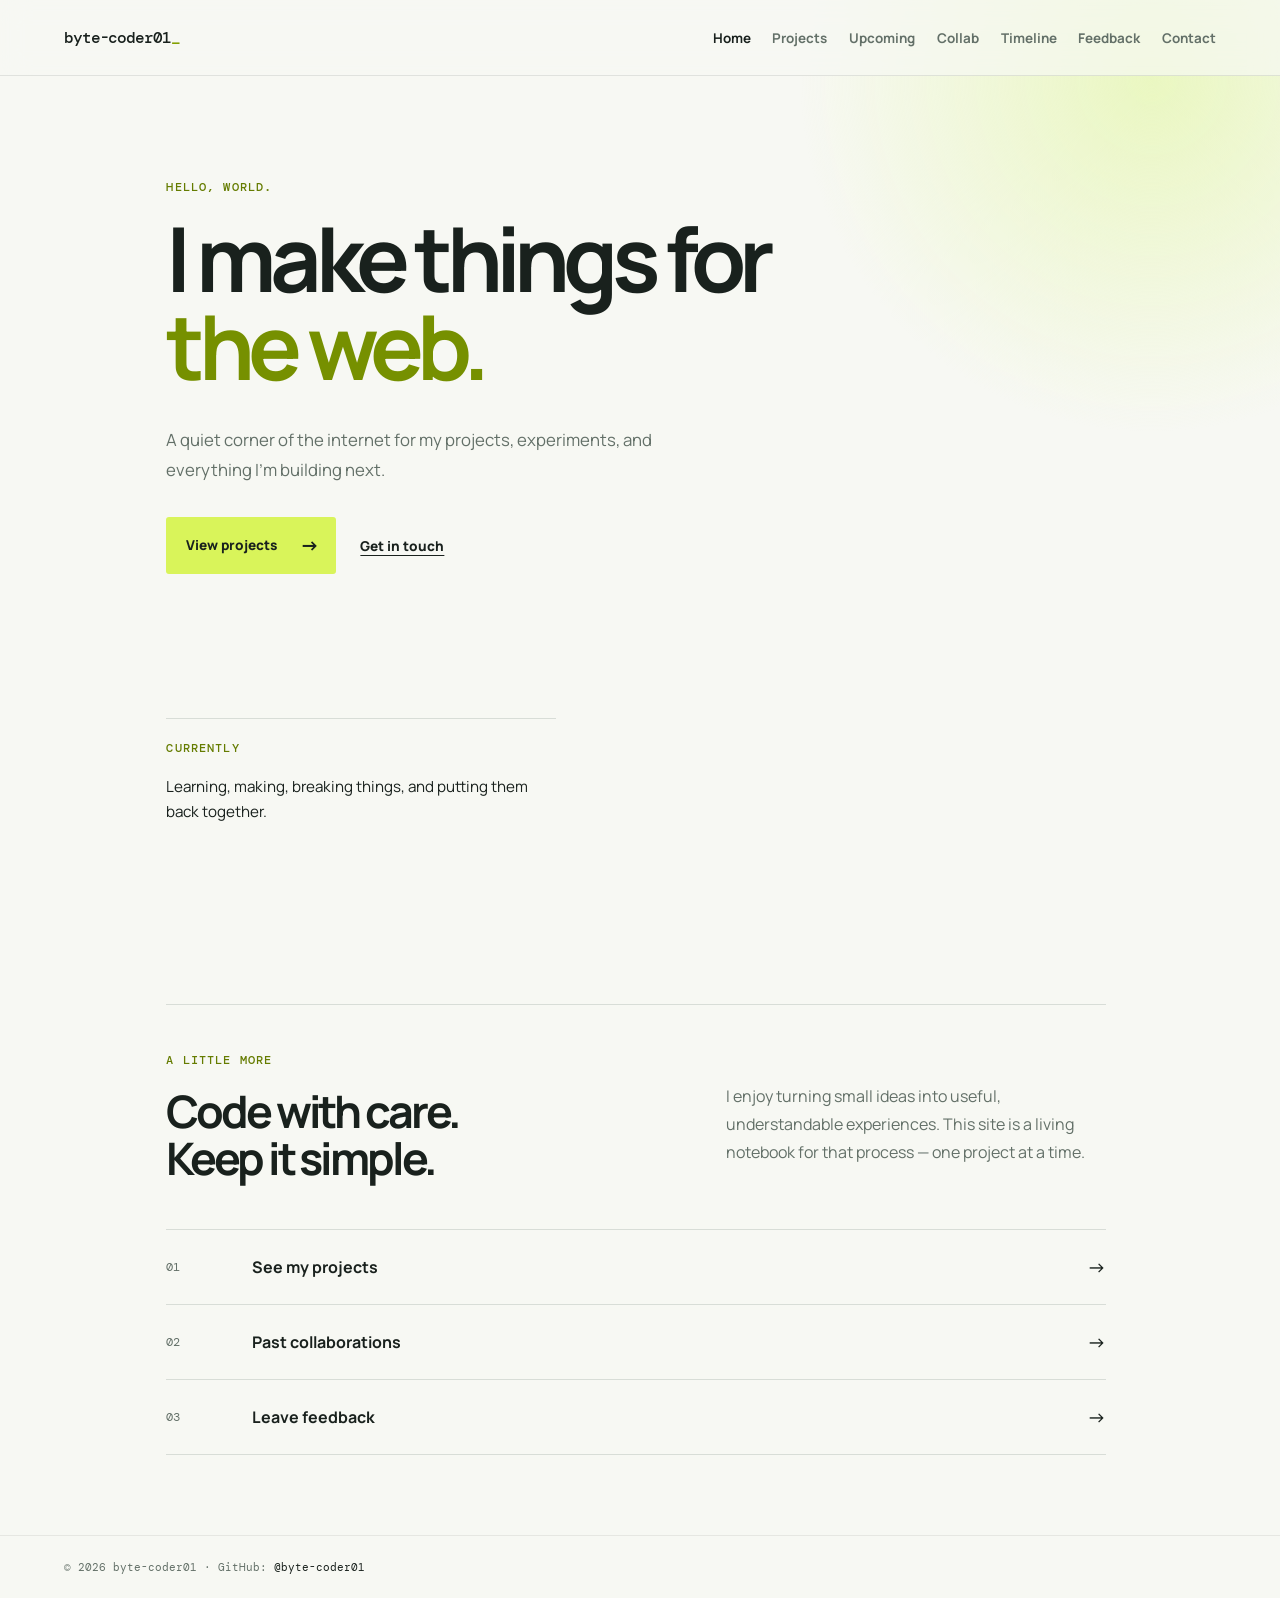
<file: index.html>
<!doctype html>
<html lang="en">
<head>
  <meta charset="UTF-8">
  <meta name="viewport" content="width=device-width, initial-scale=1.0">
  <title>byte-coder01</title>
  <link rel="icon" href="favicon.svg" type="image/svg+xml">
  <link rel="preconnect" href="https://fonts.googleapis.com">
  <link rel="preconnect" href="https://fonts.gstatic.com" crossorigin>
  <link href="https://fonts.googleapis.com/css2?family=DM+Mono:wght@400;500&family=Manrope:wght@400;500;600;700;800&display=swap" rel="stylesheet">
  <link rel="stylesheet" href="styles.css">
</head>
<body>
  <nav class="navbar">
    <a class="brand" href="index.html">byte-coder01<span>_</span></a>
    <button class="menu-toggle" type="button" aria-label="Open navigation" aria-expanded="false" aria-controls="site-navigation"><span></span><span></span><span></span></button>
    <div class="nav-links" id="site-navigation">
      <a class="active" href="index.html">Home</a>
      <a href="projects.html">Projects</a>
      <a href="upcoming.html">Upcoming</a>
      <a href="collab.html">Collab</a>
      <a href="timeline.html">Timeline</a>
      <a href="feedback.html">Feedback</a>
      <a href="contact.html">Contact</a>
    </div>
  </nav>

  <main class="home">
    <section class="hero">
      <p class="eyebrow">HELLO, WORLD.</p>
        <h1>I make things for<br><em>the web.</em></h1>
        <p class="intro">A quiet corner of the internet for my projects, experiments, and everything I’m building next.</p>
      <div class="hero-actions">
        <a class="button" href="projects.html">View projects <span>→</span></a>
        <a class="text-link" href="contact.html">Get in touch</a>
      </div>
    </section>

    <section class="now">
      <p class="eyebrow">CURRENTLY</p>
      <p>Learning, making, breaking things, and putting them back together.</p>
    </section>
    <section class="home-more">
      <div><p class="eyebrow">A LITTLE MORE</p><h2>Code with care.<br>Keep it simple.</h2></div>
      <p>I enjoy turning small ideas into useful, understandable experiences. This site is a living notebook for that process — one project at a time.</p>
    </section>
    <section class="home-links">
      <a href="projects.html"><span>01</span><strong>See my projects</strong><b>→</b></a>
      <a href="collab.html"><span>02</span><strong>Past collaborations</strong><b>→</b></a>
      <a href="feedback.html"><span>03</span><strong>Leave feedback</strong><b>→</b></a>
    </section>
  </main>
  <footer>© 2026 byte-coder01 <span>·</span> GitHub: <a href="https://github.com/byte-coder01" target="_blank" rel="noopener noreferrer">@byte-coder01</a></footer>
  <script src="menu.js"></script>
</body>
</html>
</file>
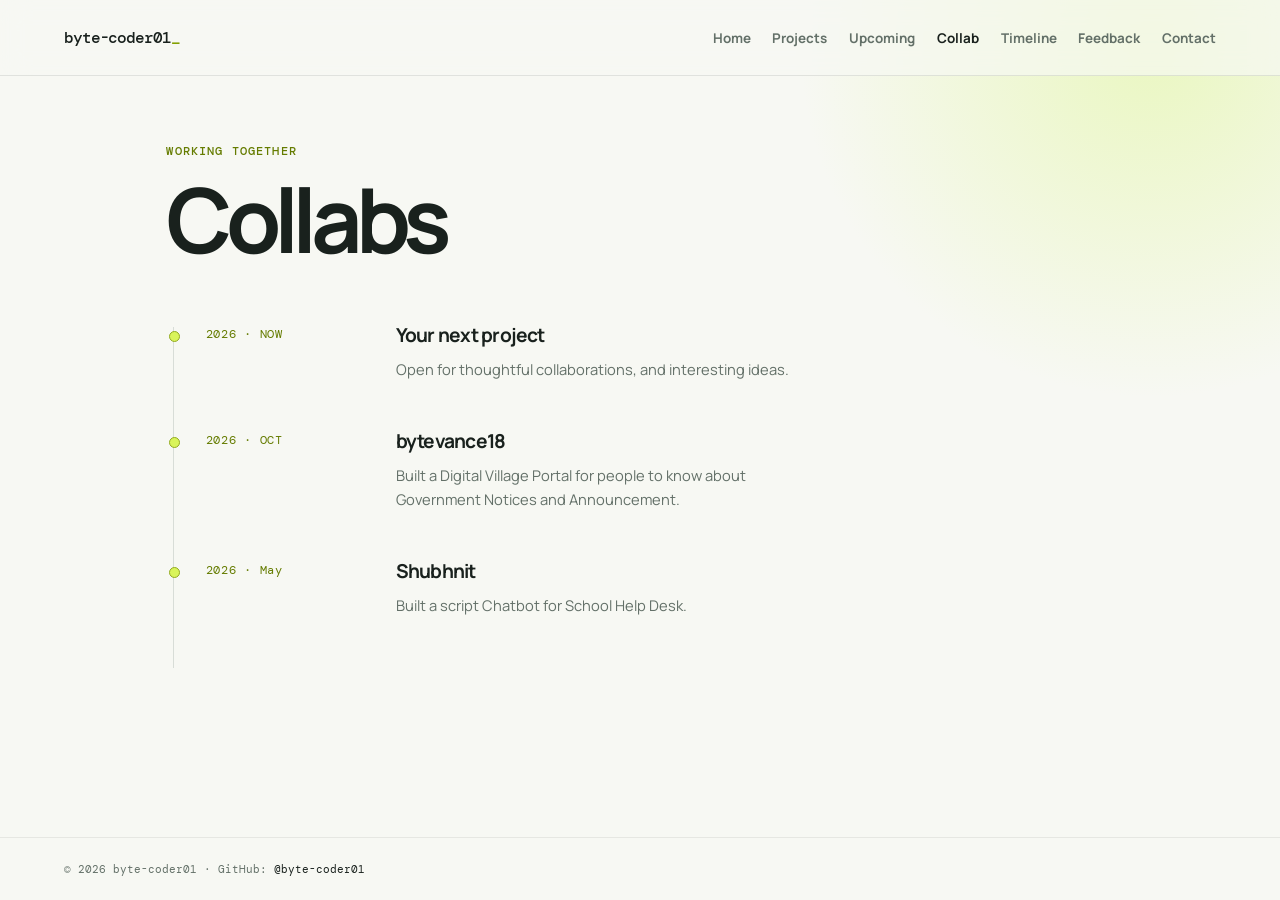
<file: collab.html>
<!doctype html>
<html lang="en">
<head>
  <meta charset="UTF-8"><meta name="viewport" content="width=device-width, initial-scale=1.0">
  <title>Collab — byte-coder01</title>
  <link rel="icon" href="favicon.svg" type="image/svg+xml">
  <link rel="preconnect" href="https://fonts.googleapis.com"><link rel="preconnect" href="https://fonts.gstatic.com" crossorigin><link href="https://fonts.googleapis.com/css2?family=DM+Mono:wght@400;500&family=Manrope:wght@400;500;600;700;800&display=swap" rel="stylesheet"><link rel="stylesheet" href="styles.css">
</head>
<body>
  <nav class="navbar"><a class="brand" href="index.html">byte-coder01<span>_</span></a><button class="menu-toggle" type="button" aria-label="Open navigation" aria-expanded="false" aria-controls="site-navigation"><span></span><span></span><span></span></button><div class="nav-links" id="site-navigation"><a href="index.html">Home</a><a href="projects.html">Projects</a><a href="upcoming.html">Upcoming</a><a class="active" href="collab.html">Collab</a><a href="timeline.html">Timeline</a><a href="feedback.html">Feedback</a><a href="contact.html">Contact</a></div></nav>
  <main class="page"><p class="eyebrow">WORKING TOGETHER</p><h1>Collabs</h1>
    <div class="timeline">
      <article><time>2026 · NOW</time><div><h2>Your next project</h2><p>Open for thoughtful collaborations, and interesting ideas.</p></div></article>
      <article><time>2026 · OCT</time><div><h2>bytevance18</h2><p>Built a Digital Village Portal for people to know about Government Notices and Announcement.</p></div></article>
      <article><time>2026 · May</time><div><h2>Shubhnit</h2><p>Built a script Chatbot for School Help Desk.</p></div></article>
    </div>
  </main><footer>© 2026 byte-coder01 <span>·</span> GitHub: <a href="https://github.com/byte-coder01" target="_blank" rel="noopener noreferrer">@byte-coder01</a></footer><script src="menu.js"></script>
</body>
</html>
</file>
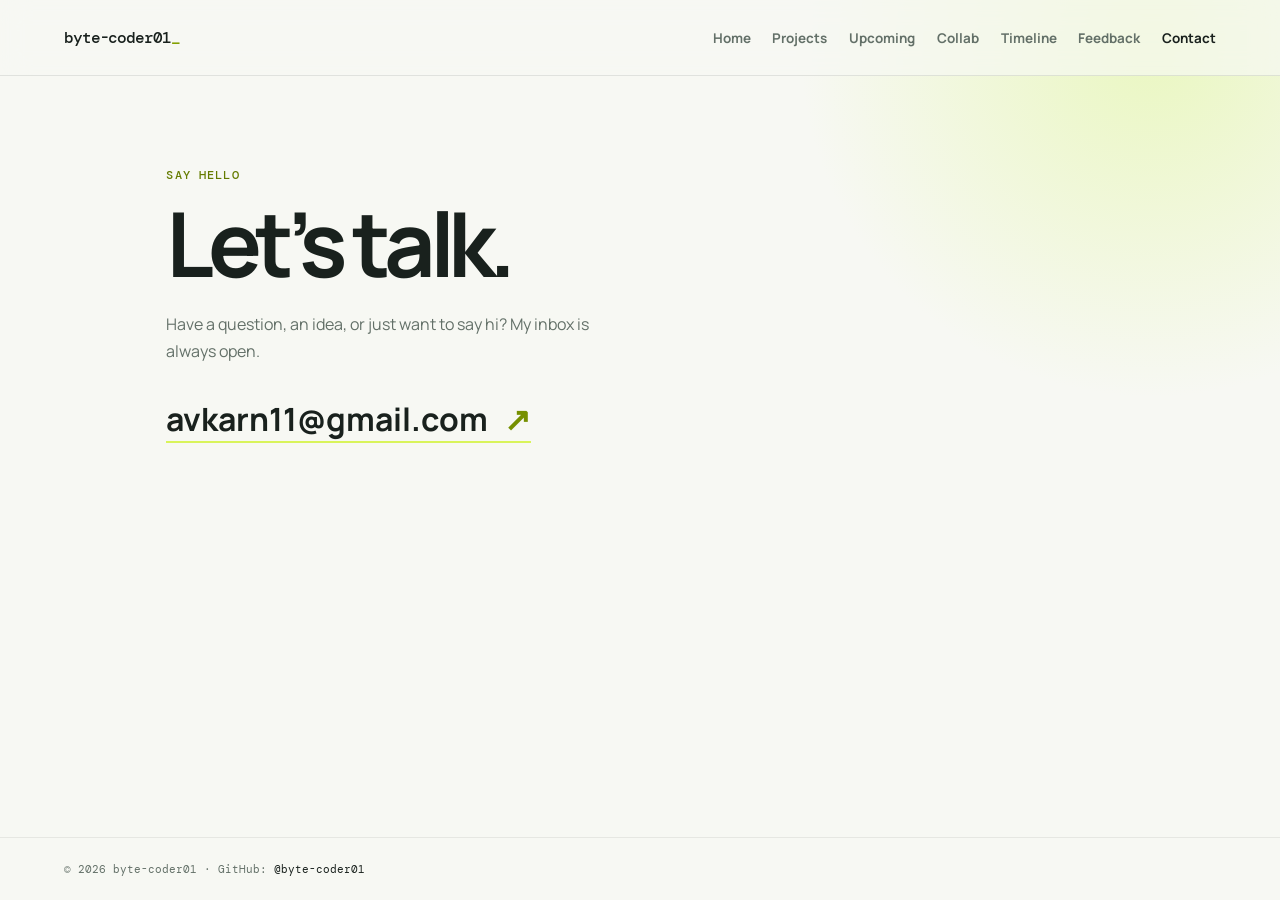
<file: contact.html>
<!doctype html>
<html lang="en">
<head>
  <meta charset="UTF-8"><meta name="viewport" content="width=device-width, initial-scale=1.0">
  <title>Contact — byte-coder01</title>
  <link rel="icon" href="favicon.svg" type="image/svg+xml">
  <link rel="preconnect" href="https://fonts.googleapis.com"><link rel="preconnect" href="https://fonts.gstatic.com" crossorigin>
  <link href="https://fonts.googleapis.com/css2?family=DM+Mono:wght@400;500&family=Manrope:wght@400;500;600;700;800&display=swap" rel="stylesheet">
  <link rel="stylesheet" href="styles.css">
</head>
<body>
  <nav class="navbar"><a class="brand" href="index.html">byte-coder01<span>_</span></a><button class="menu-toggle" type="button" aria-label="Open navigation" aria-expanded="false" aria-controls="site-navigation"><span></span><span></span><span></span></button><div class="nav-links" id="site-navigation"><a href="index.html">Home</a><a href="projects.html">Projects</a><a href="upcoming.html">Upcoming</a><a href="collab.html">Collab</a><a href="timeline.html">Timeline</a><a href="feedback.html">Feedback</a><a class="active" href="contact.html">Contact</a></div></nav>
  <main class="page contact-page">
    <p class="eyebrow">SAY HELLO</p><h1>Let’s talk.</h1><p class="contact-copy">Have a question, an idea, or just want to say hi? My inbox is always open.</p>
    <a class="email-link" href="mailto:avkarn11@gmail.com">avkarn11@gmail.com<span>↗</span></a>
  </main>
  <footer>© 2026 byte-coder01 <span>·</span> GitHub: <a href="https://github.com/byte-coder01" target="_blank" rel="noopener noreferrer">@byte-coder01</a></footer>
  <script src="menu.js"></script>
</body>
</html>
</file>
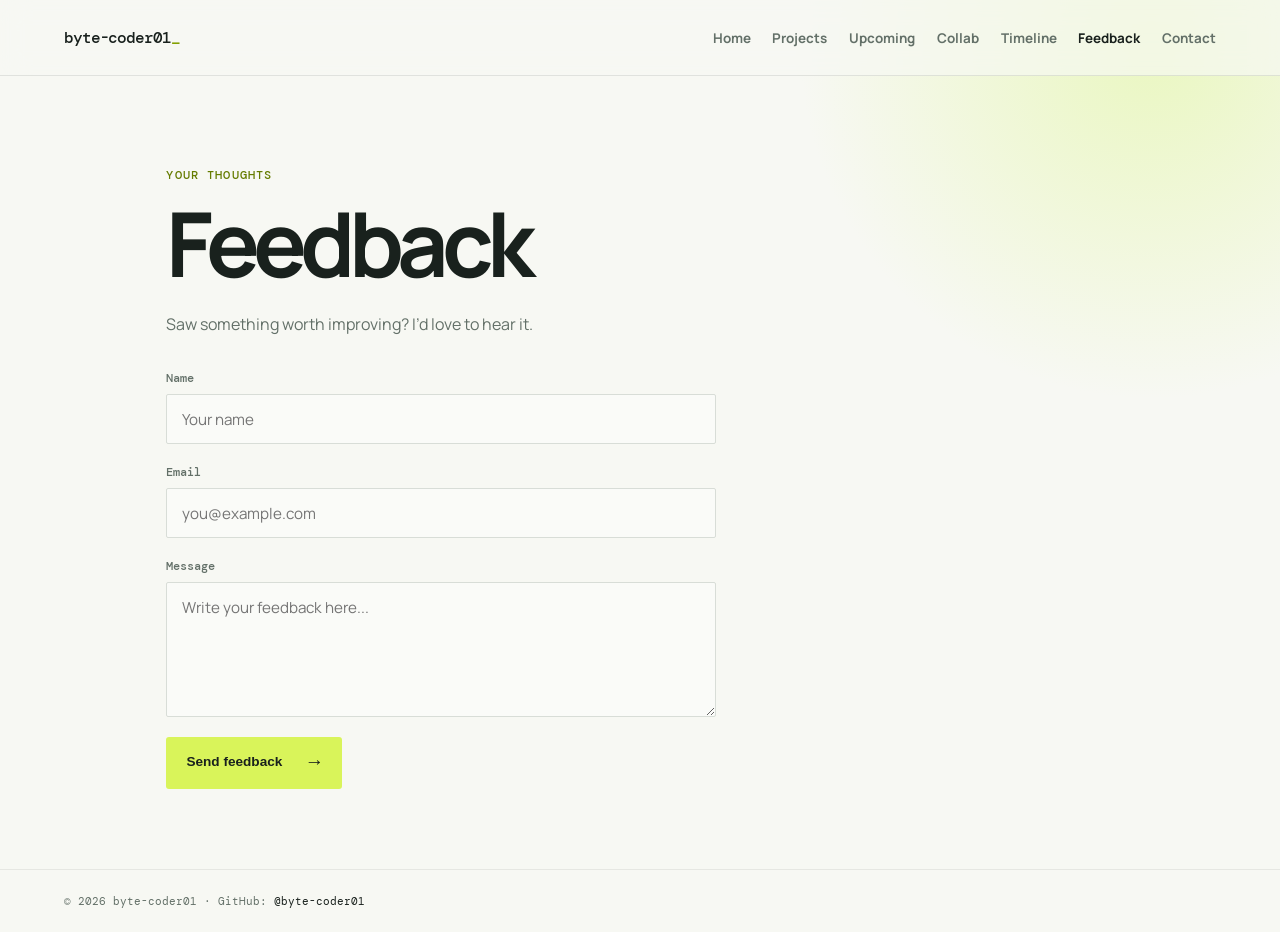
<file: feedback.html>
<!doctype html>
<html lang="en">
<head>
  <meta charset="UTF-8"><meta name="viewport" content="width=device-width, initial-scale=1.0">
  <title>Feedback — byte-coder01</title>
  <link rel="icon" href="favicon.svg" type="image/svg+xml">
  <link rel="preconnect" href="https://fonts.googleapis.com"><link rel="preconnect" href="https://fonts.gstatic.com" crossorigin><link href="https://fonts.googleapis.com/css2?family=DM+Mono:wght@400;500&family=Manrope:wght@400;500;600;700;800&display=swap" rel="stylesheet"><link rel="stylesheet" href="styles.css">
</head>
<body>
  <nav class="navbar"><a class="brand" href="index.html">byte-coder01<span>_</span></a><button class="menu-toggle" type="button" aria-label="Open navigation" aria-expanded="false" aria-controls="site-navigation"><span></span><span></span><span></span></button><div class="nav-links" id="site-navigation"><a href="index.html">Home</a><a href="projects.html">Projects</a><a href="upcoming.html">Upcoming</a><a href="collab.html">Collab</a><a href="timeline.html">Timeline</a><a class="active" href="feedback.html">Feedback</a><a href="contact.html">Contact</a></div></nav>
  <main class="page feedback-page"><p class="eyebrow">YOUR THOUGHTS</p><h1>Feedback</h1><p class="contact-copy">Saw something worth improving? I’d love to hear it.</p>
    <form action="https://formsubmit.co/46ee025a867d9c4805c18db1f1cd70fd" method="POST" class="feedback-form">
      <input type="hidden" name="_subject" value="New feedback for byte-coder01">
      <input type="hidden" name="_captcha" value="false">
      <input type="hidden" name="_next" value="thanks.html">
      <label>Name <input name="name" type="text" placeholder="Your name" required></label>
      <label>Email <input name="email" type="email" placeholder="you@example.com" required></label>
      <label>Message <textarea name="message" rows="5" placeholder="Write your feedback here..." required></textarea></label>
      <button class="button" type="submit">Send feedback <span>→</span></button>
    </form>
  </main><footer>© 2026 byte-coder01 <span>·</span> GitHub: <a href="https://github.com/byte-coder01" target="_blank" rel="noopener noreferrer">@byte-coder01</a></footer>
  <script src="menu.js"></script>
</body>
</html>
</file>
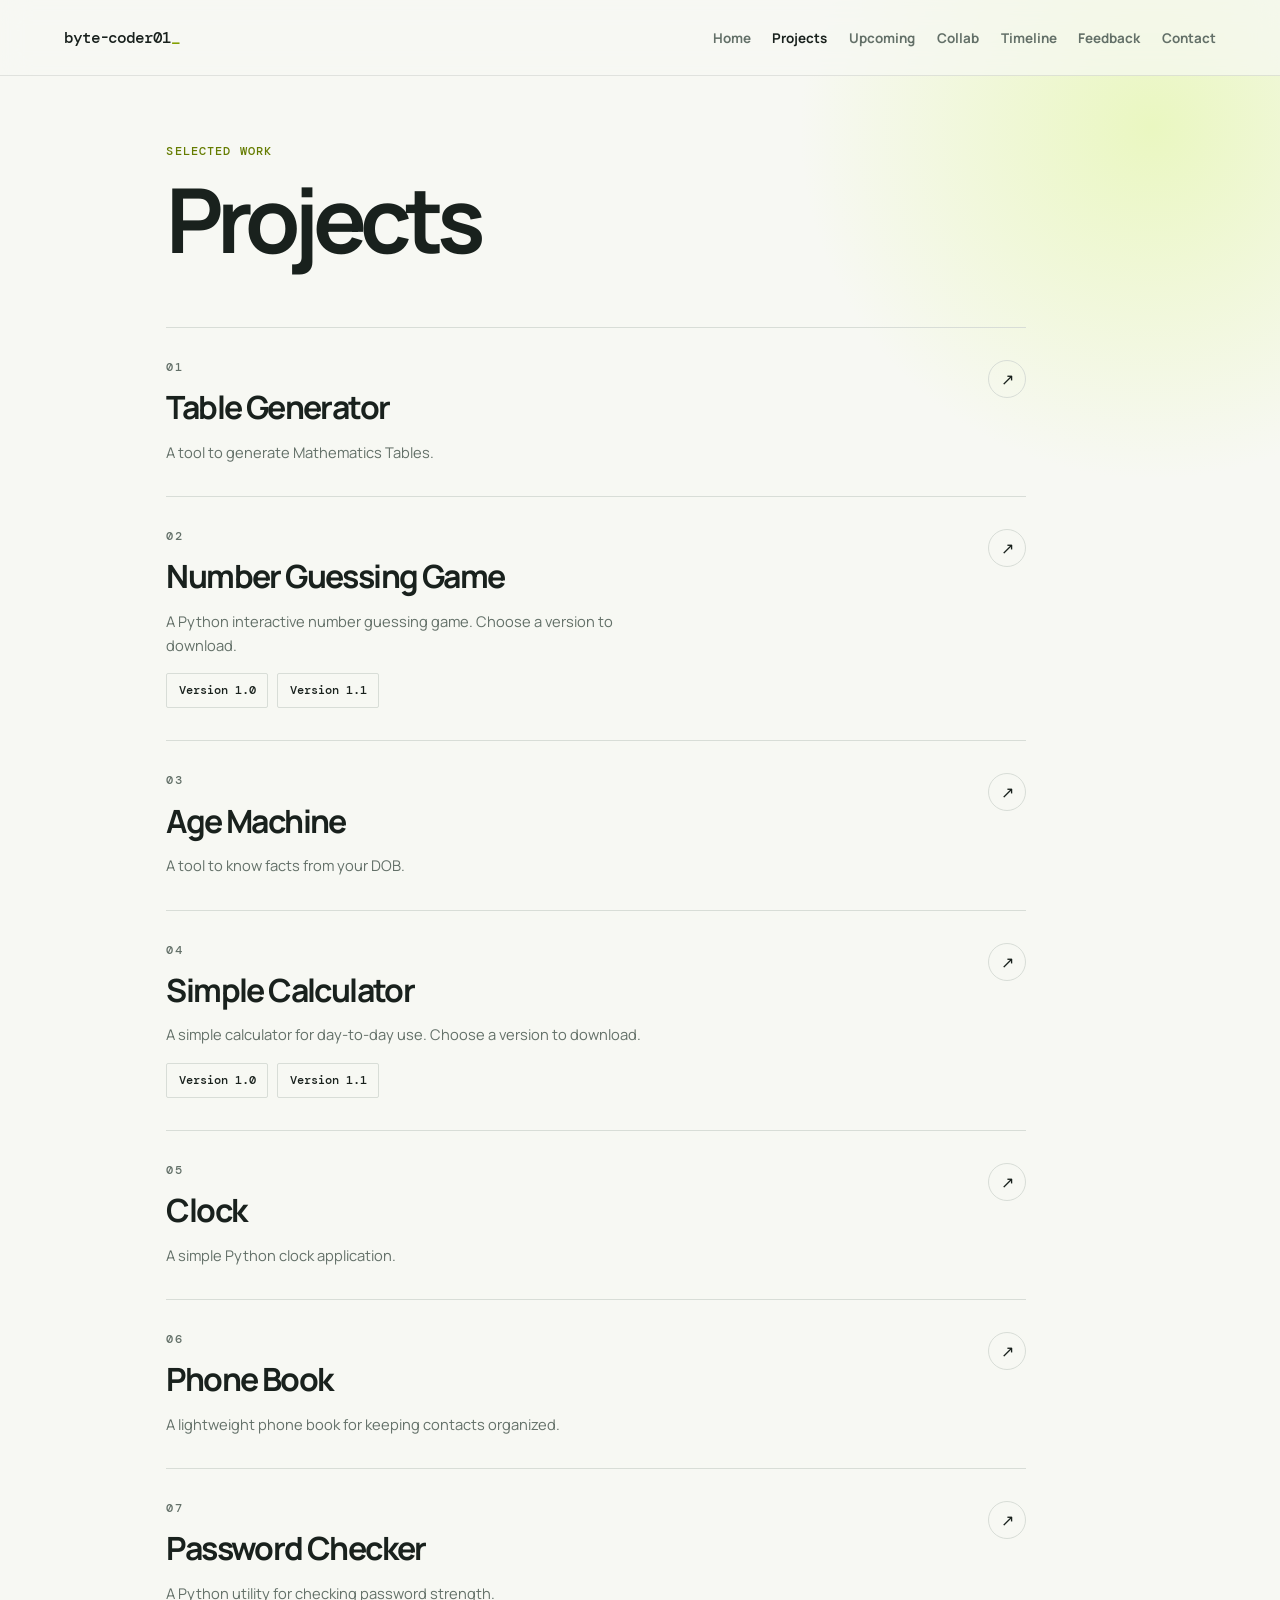
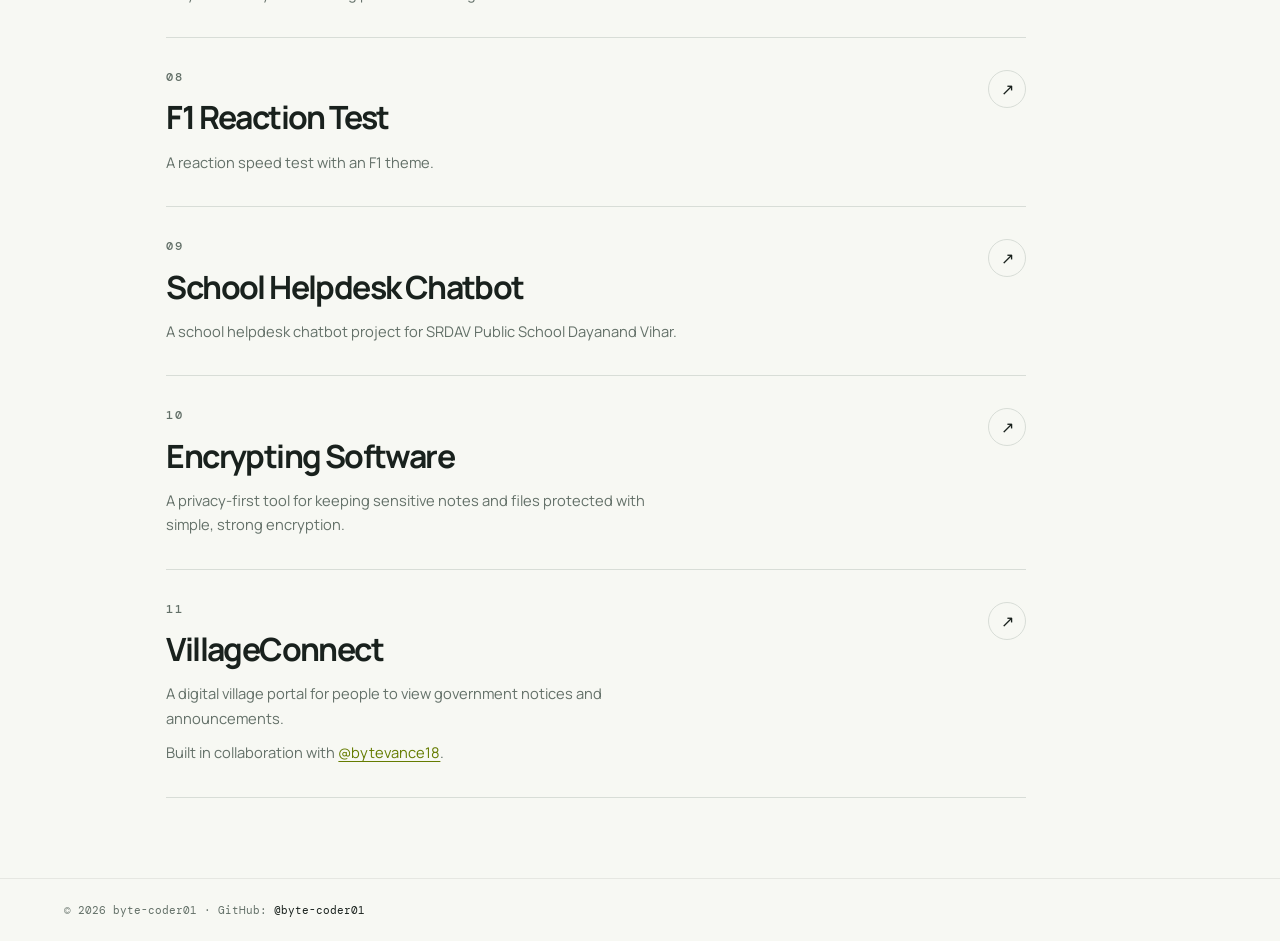
<file: projects.html>
<!doctype html>
<html lang="en">
<head>
  <meta charset="UTF-8"><meta name="viewport" content="width=device-width, initial-scale=1.0">
  <title>Projects — byte-coder01</title>
  <link rel="icon" href="favicon.svg" type="image/svg+xml">
  <link rel="preconnect" href="https://fonts.googleapis.com"><link rel="preconnect" href="https://fonts.gstatic.com" crossorigin>
  <link href="https://fonts.googleapis.com/css2?family=DM+Mono:wght@400;500&family=Manrope:wght@400;500;600;700;800&display=swap" rel="stylesheet">
  <link rel="stylesheet" href="styles.css">
</head>
<body>
  <nav class="navbar"><a class="brand" href="index.html">byte-coder01<span>_</span></a><button class="menu-toggle" type="button" aria-label="Open navigation" aria-expanded="false" aria-controls="site-navigation"><span></span><span></span><span></span></button><div class="nav-links" id="site-navigation"><a href="index.html">Home</a><a class="active" href="projects.html">Projects</a><a href="upcoming.html">Upcoming</a><a href="collab.html">Collab</a><a href="timeline.html">Timeline</a><a href="feedback.html">Feedback</a><a href="contact.html">Contact</a></div></nav>
  <main class="page">
    <p class="eyebrow">SELECTED WORK</p><h1>Projects</h1>
    <div class="project-list">
      <article class="project-card"><div><p class="project-number">01</p><h2>Table Generator</h2><p>A tool to generate Mathematics Tables.</p></div><a href="downloads/Table_generator.zip" download="Table_generator.zip" aria-label="Download Table Generator" title="Download Table Generator">↗</a></article>

      <article class="project-card"><div><p class="project-number">02</p><h2>Number Guessing Game</h2><p>A Python interactive number guessing game. Choose a version to download.</p><div class="version-links"><a href="downloads/Number%20Guessing%20Game%20v_1.0.zip" download="Number-Guessing-Game-v1.0.zip">Version 1.0</a><a href="downloads/Number%20Guessing%20Game%20v_1.1.zip" download="Number-Guessing-Game-v1.1.zip">Version 1.1</a></div></div><a href="downloads/Number%20Guessing%20Game%20v_1.1.zip" download="Number-Guessing-Game-v1.1.zip" aria-label="Download latest version of Number Guessing Game" title="Download latest version">↗</a></article>

      <article class="project-card"><div><p class="project-number">03</p><h2>Age Machine</h2><p>A tool to know facts from your DOB.</p></div><a href="downloads/Age Machine.zip" download="Age Machine.zip" aria-label="Download Age Machine.zip" title="Download Age Machine.zip">↗</a></article>

      <article class="project-card"><div><p class="project-number">04</p><h2>Simple Calculator</h2><p>A simple calculator for day-to-day use. Choose a version to download.</p><div class="version-links"><a href="downloads/Simple%20Calculator%20v_1.0.zip" download="Simple-Calculator-v1.0.zip">Version 1.0</a><a href="downloads/Simple%20Calculator%20v_1.1.zip" download="Simple-Calculator-v1.1.zip">Version 1.1</a></div></div><a href="downloads/Simple%20Calculator%20v_1.1.zip" download="Simple-Calculator-v1.1.zip" aria-label="Download latest version of Simple Calculator" title="Download latest version">↗</a></article>

      <article class="project-card"><div><p class="project-number">05</p><h2>Clock</h2><p>A simple Python clock application.</p></div><a href="downloads/Clock.zip" download="Clock.zip" aria-label="Download Clock">↗</a></article>

      <article class="project-card"><div><p class="project-number">06</p><h2>Phone Book</h2><p>A lightweight phone book for keeping contacts organized.</p></div><a href="downloads/Phone%20Book.zip" download="Phone-Book.zip" aria-label="Download Phone Book">↗</a></article>

      <article class="project-card"><div><p class="project-number">07</p><h2>Password Checker</h2><p>A Python utility for checking password strength.</p></div><a href="downloads/Password%20Checker.zip" download="Password-Checker.zip" aria-label="Download Password Checker">↗</a></article>

      <article class="project-card"><div><p class="project-number">08</p><h2>F1 Reaction Test</h2><p>A reaction speed test with an F1 theme.</p></div><a href="downloads/Reaction.zip" download="F1-Reaction-Test.zip" aria-label="Download F1 Reaction Test">↗</a></article>

      <article class="project-card"><div><p class="project-number">09</p><h2>School Helpdesk Chatbot</h2><p>A school helpdesk chatbot project for SRDAV Public School Dayanand Vihar.</p></div><a href="downloads/School%20Helpdesk%20Chatbot.zip" download="School-Helpdesk-Chatbot.zip" aria-label="Download School Helpdesk Chatbot files">↗</a></article>

      <article class="project-card"><div><p class="project-number">10</p><h2>Encrypting Software</h2><p>A privacy-first tool for keeping sensitive notes and files protected with simple, strong encryption.</p></div><a href="downloads/Encrypt_It.zip" download="Encrypt_It.zip" aria-label="Download Encrypt_It ZIP" title="Download Encrypt_It.zip">↗</a></article>
      
      <article class="project-card"><div><p class="project-number">11</p><h2>VillageConnect</h2><p>A digital village portal for people to view government notices and announcements.</p><p class="project-collab">Built in collaboration with <a class="collab-link" href="https://github.com/bytevance18" target="_blank" rel="noopener noreferrer">@bytevance18</a>.</p></div><a href="https://byte-coder01.github.io/VillageConnect/" target="_blank" rel="noopener noreferrer" aria-label="Visit VillageConnect" title="Visit VillageConnect">↗</a></article>
    </div>
  </main>
  <footer>© 2026 byte-coder01 <span>·</span> GitHub: <a href="https://github.com/byte-coder01" target="_blank" rel="noopener noreferrer">@byte-coder01</a></footer>
  <script src="menu.js"></script>
</body>
</html>
</file>
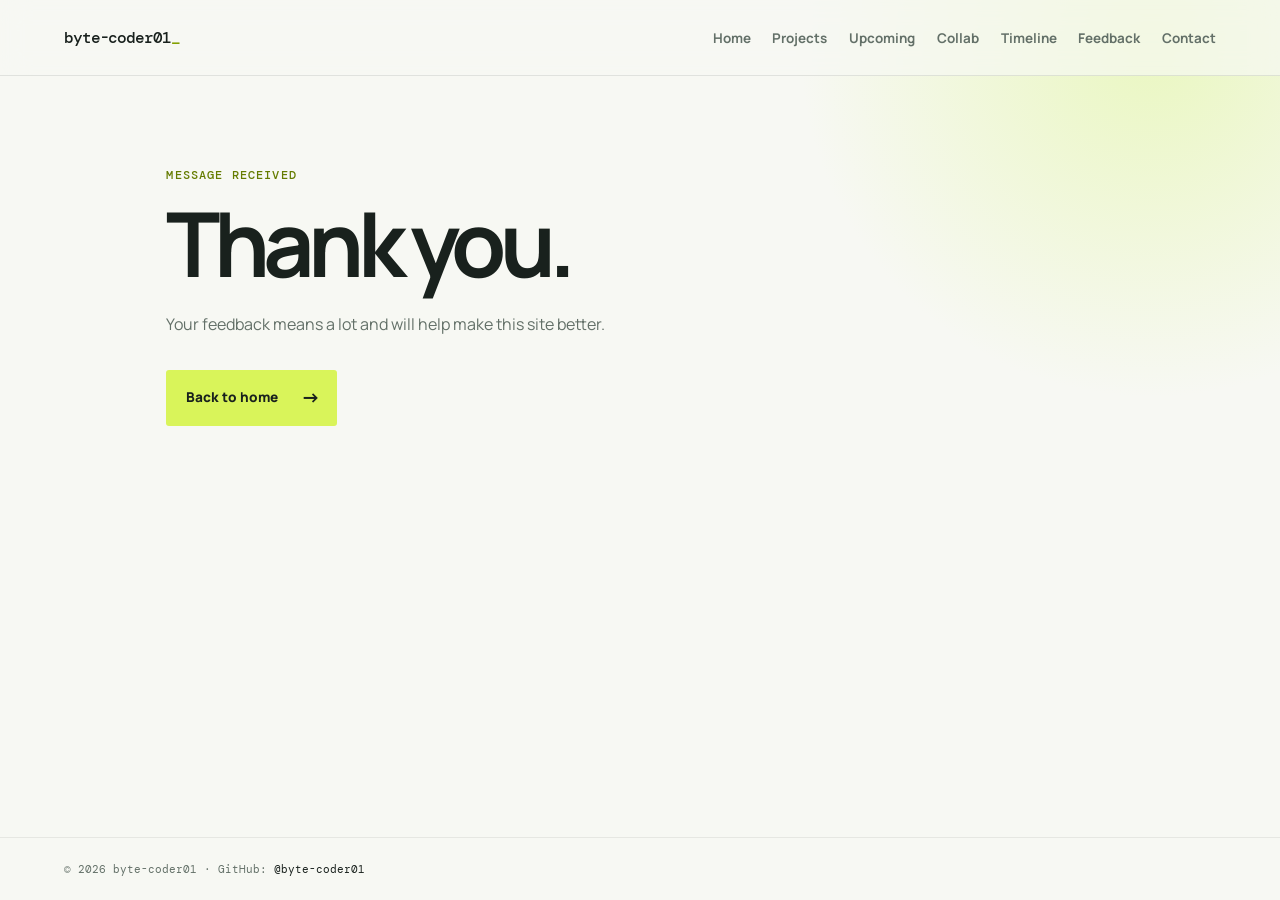
<file: thanks.html>
<!doctype html>
<html lang="en">
<head>
  <meta charset="UTF-8"><meta name="viewport" content="width=device-width, initial-scale=1.0">
  <title>Thank you — byte-coder01</title>
  <link rel="icon" href="favicon.svg" type="image/svg+xml">
  <link rel="preconnect" href="https://fonts.googleapis.com"><link rel="preconnect" href="https://fonts.gstatic.com" crossorigin>
  <link href="https://fonts.googleapis.com/css2?family=DM+Mono:wght@400;500&family=Manrope:wght@400;500;600;700;800&display=swap" rel="stylesheet"><link rel="stylesheet" href="styles.css">
</head>
<body>
  <nav class="navbar"><a class="brand" href="index.html">byte-coder01<span>_</span></a><button class="menu-toggle" type="button" aria-label="Open navigation" aria-expanded="false" aria-controls="site-navigation"><span></span><span></span><span></span></button><div class="nav-links" id="site-navigation"><a href="index.html">Home</a><a href="projects.html">Projects</a><a href="upcoming.html">Upcoming</a><a href="collab.html">Collab</a><a href="timeline.html">Timeline</a><a href="feedback.html">Feedback</a><a href="contact.html">Contact</a></div></nav>
  <main class="page contact-page"><p class="eyebrow">MESSAGE RECEIVED</p><h1>Thank you.</h1><p class="contact-copy">Your feedback means a lot and will help make this site better.</p><a class="button" href="index.html">Back to home <span>→</span></a></main>
  <footer>© 2026 byte-coder01 <span>·</span> GitHub: <a href="https://github.com/byte-coder01" target="_blank" rel="noopener noreferrer">@byte-coder01</a></footer><script src="menu.js"></script>
</body>
</html>
</file>
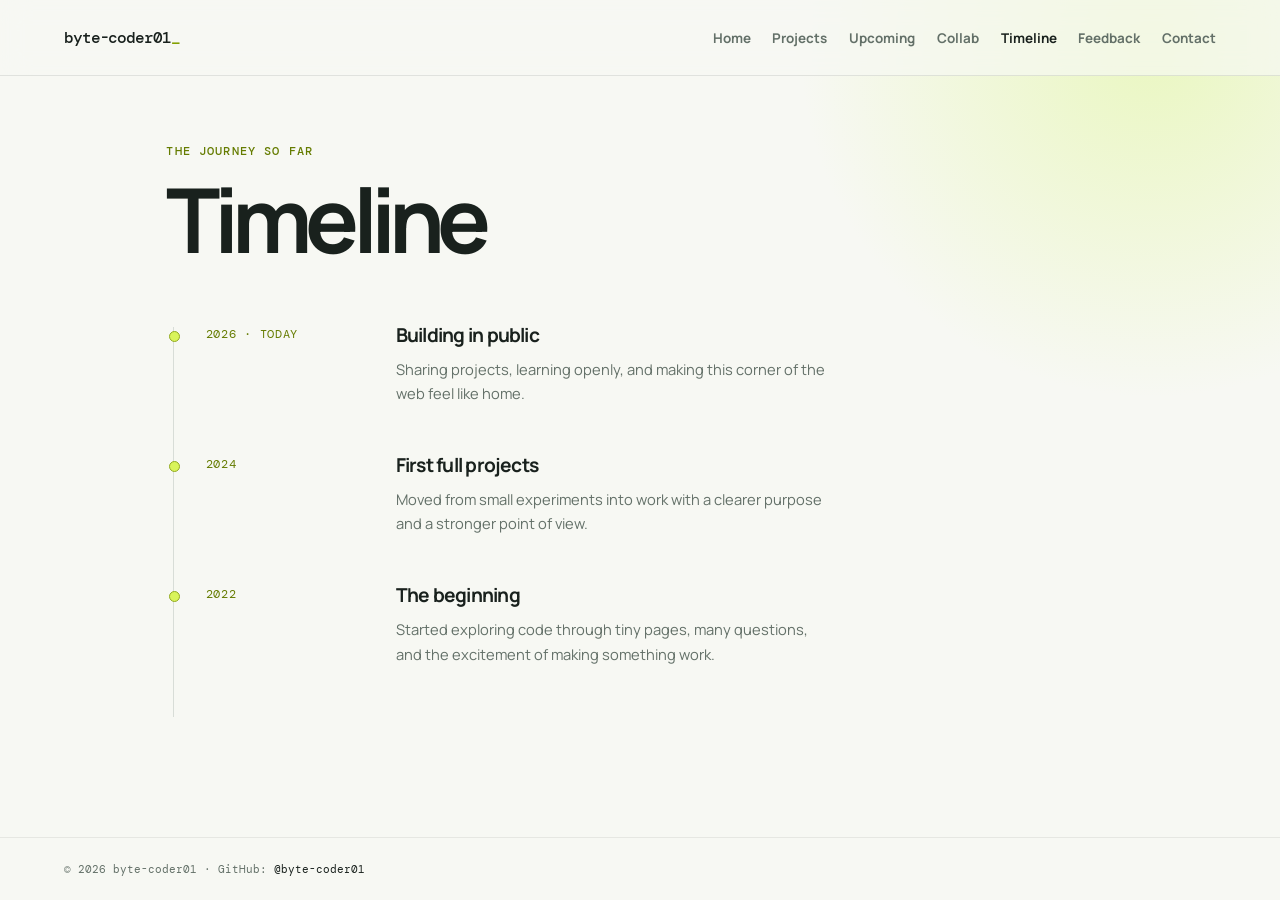
<file: timeline.html>
<!doctype html>
<html lang="en">
<head>
  <meta charset="UTF-8"><meta name="viewport" content="width=device-width, initial-scale=1.0">
  <title>Timeline — byte-coder01</title>
  <link rel="icon" href="favicon.svg" type="image/svg+xml">
  <link rel="preconnect" href="https://fonts.googleapis.com"><link rel="preconnect" href="https://fonts.gstatic.com" crossorigin><link href="https://fonts.googleapis.com/css2?family=DM+Mono:wght@400;500&family=Manrope:wght@400;500;600;700;800&display=swap" rel="stylesheet"><link rel="stylesheet" href="styles.css">
</head>
<body>
  <nav class="navbar"><a class="brand" href="index.html">byte-coder01<span>_</span></a><button class="menu-toggle" type="button" aria-label="Open navigation" aria-expanded="false" aria-controls="site-navigation"><span></span><span></span><span></span></button><div class="nav-links" id="site-navigation"><a href="index.html">Home</a><a href="projects.html">Projects</a><a href="upcoming.html">Upcoming</a><a href="collab.html">Collab</a><a class="active" href="timeline.html">Timeline</a><a href="feedback.html">Feedback</a><a href="contact.html">Contact</a></div></nav>
  <main class="page"><p class="eyebrow">THE JOURNEY SO FAR</p><h1>Timeline</h1>
    <div class="timeline"><article><time>2026 · TODAY</time><div><h2>Building in public</h2><p>Sharing projects, learning openly, and making this corner of the web feel like home.</p></div></article><article><time>2024</time><div><h2>First full projects</h2><p>Moved from small experiments into work with a clearer purpose and a stronger point of view.</p></div></article><article><time>2022</time><div><h2>The beginning</h2><p>Started exploring code through tiny pages, many questions, and the excitement of making something work.</p></div></article></div>
  </main><footer>© 2026 byte-coder01 <span>·</span> GitHub: <a href="https://github.com/byte-coder01" target="_blank" rel="noopener noreferrer">@byte-coder01</a></footer><script src="menu.js"></script>
</body>
</html>
</file>
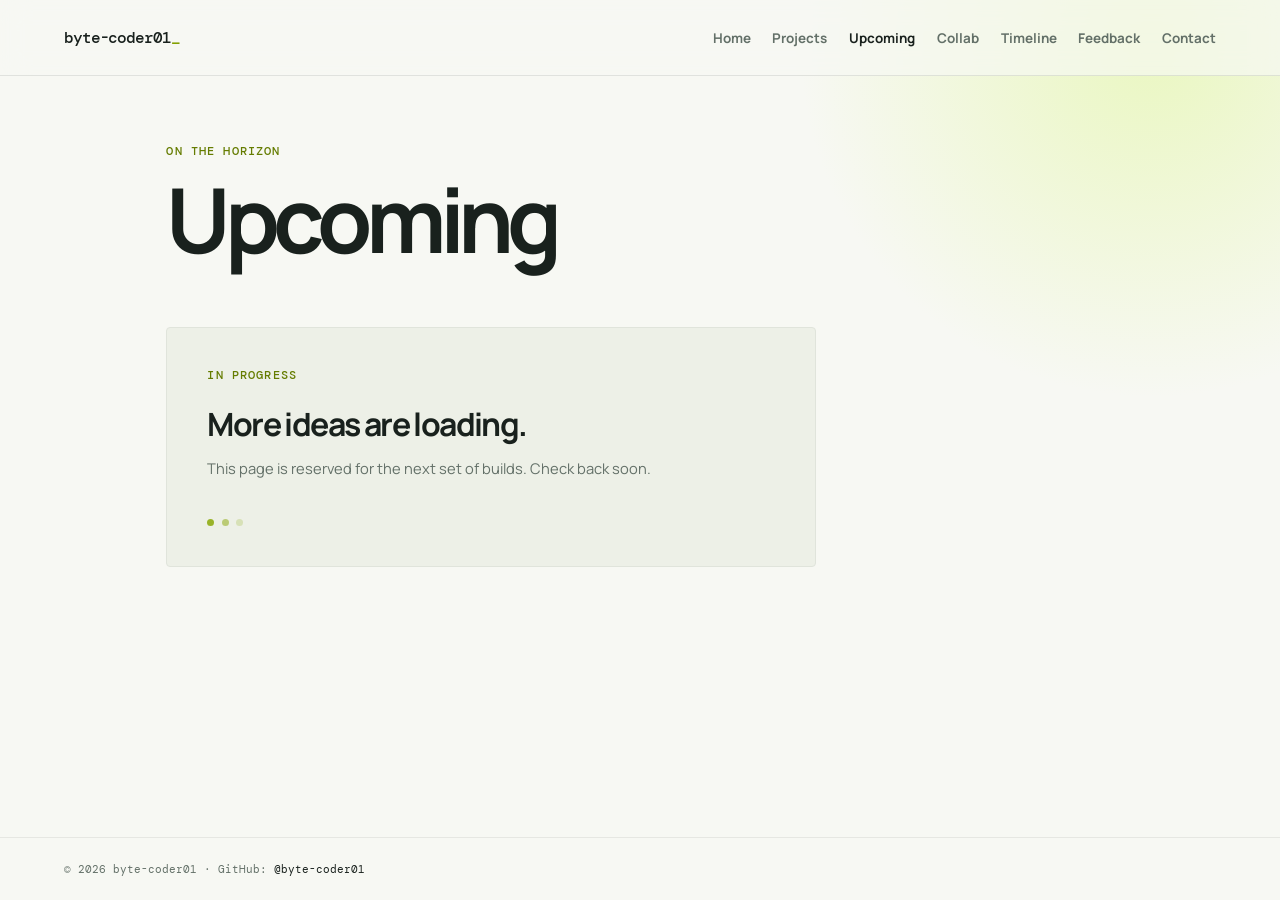
<file: upcoming.html>
<!doctype html>
<html lang="en">
<head>
  <meta charset="UTF-8"><meta name="viewport" content="width=device-width, initial-scale=1.0">
  <title>Upcoming — byte-coder01</title>
  <link rel="icon" href="favicon.svg" type="image/svg+xml">
  <link rel="preconnect" href="https://fonts.googleapis.com"><link rel="preconnect" href="https://fonts.gstatic.com" crossorigin>
  <link href="https://fonts.googleapis.com/css2?family=DM+Mono:wght@400;500&family=Manrope:wght@400;500;600;700;800&display=swap" rel="stylesheet">
  <link rel="stylesheet" href="styles.css">
</head>
<body>
  <nav class="navbar"><a class="brand" href="index.html">byte-coder01<span>_</span></a><button class="menu-toggle" type="button" aria-label="Open navigation" aria-expanded="false" aria-controls="site-navigation"><span></span><span></span><span></span></button><div class="nav-links" id="site-navigation"><a href="index.html">Home</a><a href="projects.html">Projects</a><a class="active" href="upcoming.html">Upcoming</a><a href="collab.html">Collab</a><a href="timeline.html">Timeline</a><a href="feedback.html">Feedback</a><a href="contact.html">Contact</a></div></nav>
  <main class="page">
    <p class="eyebrow">ON THE HORIZON</p><h1>Upcoming</h1>
    <div class="upcoming-card"><p class="status">IN PROGRESS</p><h2>More ideas are loading.</h2><p>This page is reserved for the next set of builds. Check back soon.</p><div class="loading"><span></span><span></span><span></span></div></div>
  </main>
  <footer>© 2026 byte-coder01 <span>·</span> GitHub: <a href="https://github.com/byte-coder01" target="_blank" rel="noopener noreferrer">@byte-coder01</a></footer>
  <script src="menu.js"></script>
</body>
</html>
</file>
<file: styles.css>
:root { --ink: #19211d; --muted: #637068; --line: #d8ddd7; --paper: #f7f8f3; --accent: #d9f45a; }
* { box-sizing: border-box; }
html { min-height: 100%; background: var(--paper); }
body { margin: 0; min-height: 100vh; color: var(--ink); font-family: Manrope, Arial, sans-serif; background: radial-gradient(circle at 90% 5%, #eaf7c1 0, transparent 22rem), var(--paper); }
.navbar { position: fixed; z-index: 10; top: 0; left: 0; width: 100%; height: 76px; padding: 0 clamp(1.25rem, 5vw, 5rem); display: flex; align-items: center; justify-content: space-between; border-bottom: 1px solid rgba(25, 33, 29, .10); background: rgba(247, 248, 243, .68); -webkit-backdrop-filter: blur(14px); backdrop-filter: blur(14px); }
.brand { color: var(--ink); text-decoration: none; font: 500 1rem "DM Mono", monospace; letter-spacing: -.07em; }.brand span { color: #84a000; }
.nav-links { display: flex; align-items: center; gap: clamp(.8rem, 1.7vw, 1.6rem); }.nav-links a { color: var(--muted); font-size: .84rem; font-weight: 700; text-decoration: none; }.nav-links a:hover, .nav-links .active { color: var(--ink); }
.menu-toggle { display: none !important; }
.home { min-height: calc(100vh - 63px); padding: 180px clamp(1.25rem, 13vw, 13rem) 5rem; }.hero { max-width: 760px; }.eyebrow, .project-number, .status { margin: 0 0 1.2rem; color: #657c00; font: 500 .72rem "DM Mono", monospace; letter-spacing: .1em; }
h1 { margin: 0; max-width: 820px; font-size: clamp(3rem, 7vw, 6.3rem); line-height: .98; letter-spacing: -.075em; } h1 em { color: #769000; font-style: normal; }.intro { max-width: 520px; margin: 2.2rem 0 2rem; color: var(--muted); font-size: 1.05rem; line-height: 1.8; }
.hero-actions { display: flex; align-items: center; gap: 1.5rem; }.button { display: inline-flex; gap: 1.4rem; align-items: center; padding: .9rem 1.1rem 1rem 1.25rem; color: var(--ink); background: var(--accent); border-radius: 3px; font-size: .85rem; font-weight: 800; text-decoration: none; }.button span { font-size: 1.2rem; }.text-link { color: var(--ink); font-size: .85rem; font-weight: 800; text-decoration: underline; text-underline-offset: 4px; }
.now { margin-top: clamp(7rem, 16vh, 12rem); max-width: 390px; padding-top: 1.4rem; border-top: 1px solid var(--line); }.now p:last-child { margin: 0; font-size: .95rem; line-height: 1.6; }
.home-more { display: flex; justify-content: space-between; gap: 3rem; max-width: 940px; margin-top: clamp(9rem, 20vh, 15rem); padding: 3rem 0; border-top: 1px solid var(--line); }.home-more h2 { margin: 0; font-size: clamp(1.7rem, 3.5vw, 3rem); line-height: 1.05; letter-spacing: -.07em; }.home-more > p { max-width: 380px; margin: 1.8rem 0 0; color: var(--muted); line-height: 1.75; }.home-links { max-width: 940px; }.home-links a { display: grid; grid-template-columns: 70px 1fr auto; gap: 1rem; align-items: center; padding: 1.5rem 0; color: var(--ink); text-decoration: none; border-top: 1px solid var(--line); }.home-links a:last-child { border-bottom: 1px solid var(--line); }.home-links span { color: var(--muted); font: .72rem "DM Mono", monospace; }.home-links strong { font-size: 1rem; }.home-links b { font-size: 1.2rem; font-weight: 500; }.home-links a:hover strong { color: #718900; }
.page { min-height: calc(100vh - 63px); padding: 144px clamp(1.25rem, 13vw, 13rem) 5rem; }.page > .eyebrow { margin-bottom: 1rem; }.page h1 { margin-bottom: 4rem; }.project-list { max-width: 860px; border-top: 1px solid var(--line); }.project-card { display: flex; justify-content: space-between; gap: 2rem; padding: 2rem 0; border-bottom: 1px solid var(--line); }.project-number { margin-bottom: .65rem; color: var(--muted); }.project-card h2, .upcoming-card h2 { margin: 0; font-size: clamp(1.35rem, 2.5vw, 2rem); letter-spacing: -.05em; }.project-card p:not(.project-number), .upcoming-card > p:not(.status) { max-width: 520px; margin: .65rem 0 0; color: var(--muted); font-size: .92rem; line-height: 1.65; }.project-card a { flex: 0 0 auto; align-self: flex-start; width: 38px; height: 38px; display: grid; place-items: center; color: var(--ink); text-decoration: none; border: 1px solid var(--line); border-radius: 50%; }.project-card a:hover { background: var(--accent); border-color: var(--accent); }
.upcoming-card { max-width: 650px; padding: 2.5rem; background: #edf0e7; border: 1px solid #e0e4db; border-radius: 4px; }.loading { display: flex; gap: .45rem; margin-top: 2.4rem; }.loading span { width: 7px; height: 7px; background: #99b329; border-radius: 50%; }.loading span:nth-child(2) { opacity: .6; }.loading span:nth-child(3) { opacity: .25; }
.like-row { display: flex; align-items: center; gap: .8rem; margin-top: 1.2rem; }.like-row button { font: 500 .75rem "DM Mono", monospace; cursor: pointer; }.like-button { padding: .45rem .65rem; color: var(--ink); background: transparent; border: 1px solid var(--line); border-radius: 2px; }.like-button:hover { border-color: #a9c728; background: #f0f8d2; }.unlike-button { padding: 0; color: var(--muted); background: none; border: 0; text-decoration: underline; text-underline-offset: 3px; }.timeline { max-width: 800px; border-left: 1px solid var(--line); margin-left: .4rem; }.timeline article { position: relative; display: grid; grid-template-columns: 150px 1fr; gap: 2.5rem; padding: 0 0 3.2rem 2rem; }.timeline article::before { content: ''; position: absolute; left: -5px; top: .25rem; width: 9px; height: 9px; background: var(--accent); border: 1px solid #93aa21; border-radius: 50%; }.timeline time { color: #657c00; font: .72rem "DM Mono", monospace; letter-spacing: .06em; }.timeline h2 { margin: -.28rem 0 .55rem; font-size: 1.2rem; letter-spacing: -.04em; }.timeline p { max-width: 430px; margin: 0; color: var(--muted); font-size: .92rem; line-height: 1.65; }
.version-links { display: flex; flex-wrap: wrap; gap: .6rem; margin-top: 1rem; }.version-links a { display: inline-block; width: fit-content; padding: .5rem .7rem; color: var(--ink); font: 500 .72rem "DM Mono", monospace; text-decoration: none; border: 1px solid var(--line); border-radius: 2px; }.version-links a:hover { background: #f0f8d2; border-color: #a9c728; }
.project-card .project-collab { margin-top: .35rem; font-size: .82rem; }.project-card .collab-link { display: inline; width: auto; height: auto; padding: 0; color: #657c00; font: inherit; text-decoration: underline; text-underline-offset: 3px; border: 0; border-radius: 0; }.project-card .collab-link:hover { background: transparent; color: var(--ink); }
.contact-page { padding-top: 168px; }.contact-copy { max-width: 450px; margin: -2.5rem 0 2rem; color: var(--muted); line-height: 1.7; }.email-link { display: inline-flex; gap: 1rem; align-items: center; color: var(--ink); font-size: clamp(1.15rem, 3vw, 2rem); font-weight: 700; text-decoration: none; border-bottom: 2px solid var(--accent); }.email-link span { color: #769000; }.note { margin-top: 1.2rem; color: var(--muted); font-size: .75rem; }
.feedback-page { padding-top: 168px; }.feedback-form { display: grid; gap: 1.25rem; width: min(100%, 550px); }.feedback-form label { display: grid; gap: .5rem; font: 500 .73rem "DM Mono", monospace; color: var(--muted); }.feedback-form input, .feedback-form textarea { width: 100%; padding: .85rem .9rem; color: var(--ink); font: 400 .95rem Manrope, sans-serif; background: rgba(255,255,255,.35); border: 1px solid var(--line); border-radius: 2px; outline: none; resize: vertical; }.feedback-form input:focus, .feedback-form textarea:focus { border-color: #98b726; box-shadow: 0 0 0 3px rgba(217,244,90,.35); }.feedback-form .button { justify-self: start; border: 0; cursor: pointer; }
footer { padding: 1.5rem clamp(1.25rem, 5vw, 5rem); color: var(--muted); font: .7rem "DM Mono", monospace; border-top: 1px solid rgba(25, 33, 29, .08); } footer a { color: var(--ink); text-decoration: none; } footer a:hover { text-decoration: underline; text-underline-offset: 3px; }
@media (max-width: 760px) { .navbar { height: auto; min-height: 64px; padding-top: .7rem; padding-bottom: .7rem; align-items: flex-start; gap: .8rem; }.nav-links { flex-wrap: wrap; justify-content: flex-end; gap: .45rem .8rem; }.nav-links a { font-size: .7rem; }.home { padding-top: 140px; }.page { padding-top: 122px; }.page h1 { margin-bottom: 2.7rem; }.project-card { padding: 1.5rem 0; }.upcoming-card { padding: 1.6rem; }.home-more { display: block; }.home-more > p { margin-top: 1.5rem; }.timeline article { grid-template-columns: 1fr; gap: .65rem; }.timeline h2 { margin: 0 0 .55rem; } }
@media (max-width: 600px) {
  .navbar { position: sticky; top: 0; flex-direction: column; align-items: stretch; gap: .65rem; padding: .8rem 1rem; }
  .brand { align-self: flex-start; }
  .nav-links { justify-content: flex-start; gap: .45rem 1rem; }
  .nav-links a { font-size: .72rem; }
  .home, .page { padding-left: 1.25rem; padding-right: 1.25rem; }
  .home { padding-top: 3.5rem; }
  .page { padding-top: 3rem; }
  .contact-page, .feedback-page { padding-top: 3.5rem; }
  h1 { font-size: clamp(2.7rem, 13vw, 4.2rem); }
  .page h1 { margin-bottom: 2.2rem; }
  .intro { font-size: .98rem; }
  .now { margin-top: 5rem; }
  .home-more { margin-top: 7rem; padding: 2rem 0; }
  .home-links a { grid-template-columns: 2.2rem 1fr auto; gap: .6rem; padding: 1.2rem 0; }
  .project-card { gap: 1rem; }
  .project-card > div { min-width: 0; }
  .project-card a { width: 34px; height: 34px; }
  .timeline article { padding-left: 1.25rem; }
  .upcoming-card { padding: 1.25rem; }
  .contact-copy { margin: -1rem 0 1.5rem; }
  .email-link { overflow-wrap: anywhere; }
  footer { line-height: 1.8; }
}
@media (max-width: 380px) {
  .nav-links { column-gap: .7rem; }
  .nav-links a { font-size: .66rem; }
  .hero-actions { flex-wrap: wrap; gap: 1rem; }
  .version-links { gap: .45rem; }
  .version-links a { padding: .45rem .55rem; font-size: .67rem; }
  .project-card h2 { font-size: 1.25rem; }
}
@media (max-width: 900px) {
  .navbar { height: auto; min-height: 68px; padding: .8rem clamp(1rem, 4vw, 2rem); display: grid; grid-template-columns: 1fr auto; align-items: center; gap: .8rem 1rem; }
  .menu-toggle { display: flex !important; width: 42px; height: 42px; padding: 10px 8px; flex-direction: column; justify-content: space-around; align-items: center; border: 1px solid var(--line); border-radius: 3px; background: rgba(255,255,255,.45); cursor: pointer; }
  .menu-toggle span { display: block; width: 20px; height: 2px; background: var(--ink); transition: transform .2s, opacity .2s; }
  .menu-toggle[aria-expanded="true"] span:first-child { transform: translateY(6px) rotate(45deg); }
  .menu-toggle[aria-expanded="true"] span:nth-child(2) { opacity: 0; }
  .menu-toggle[aria-expanded="true"] span:last-child { transform: translateY(-6px) rotate(-45deg); }
  .nav-links { display: none; grid-column: 1 / -1; width: 100%; padding: .6rem 0 .3rem; flex-direction: column; align-items: stretch; gap: 0; }
  .nav-links.is-open { display: flex; }
  .nav-links a { padding: .7rem .25rem; border-top: 1px solid rgba(25,33,29,.08); font-size: .84rem; }
  .home { padding-top: 140px; }
  .page { padding-top: 125px; }
}
@media (max-width: 600px) {
  .navbar { padding: .65rem 1rem; }
  .home, .page { padding-left: 1.25rem; padding-right: 1.25rem; }
  .home { padding-top: 130px; }
  .page, .contact-page, .feedback-page { padding-top: 115px; }
}

/* Version buttons: keep labels on one line without affecting arrow links */
.project-card .version-links {
    display: flex;
    flex-wrap: wrap;
    align-items: center;
    gap: .6rem;
    min-width: 0;
}

.project-card .version-links a {
    display: inline-flex;
    flex: 0 0 auto;
    align-items: center;
    justify-content: center;
    width: max-content;
    min-width: max-content;
    height: auto;
    padding: .5rem .7rem;
    white-space: nowrap;
    line-height: 1.5;
    border-radius: 2px;
}

.project-card .version-links a:hover {
    background: #f0f8d2;
    border-color: #a9c728;
}

@media (max-width: 380px) {
    .project-card .version-links {
        gap: .45rem;
    }

    .project-card .version-links a {
        padding: .45rem .55rem;
        font-size: .67rem;
    }
}
</file>
